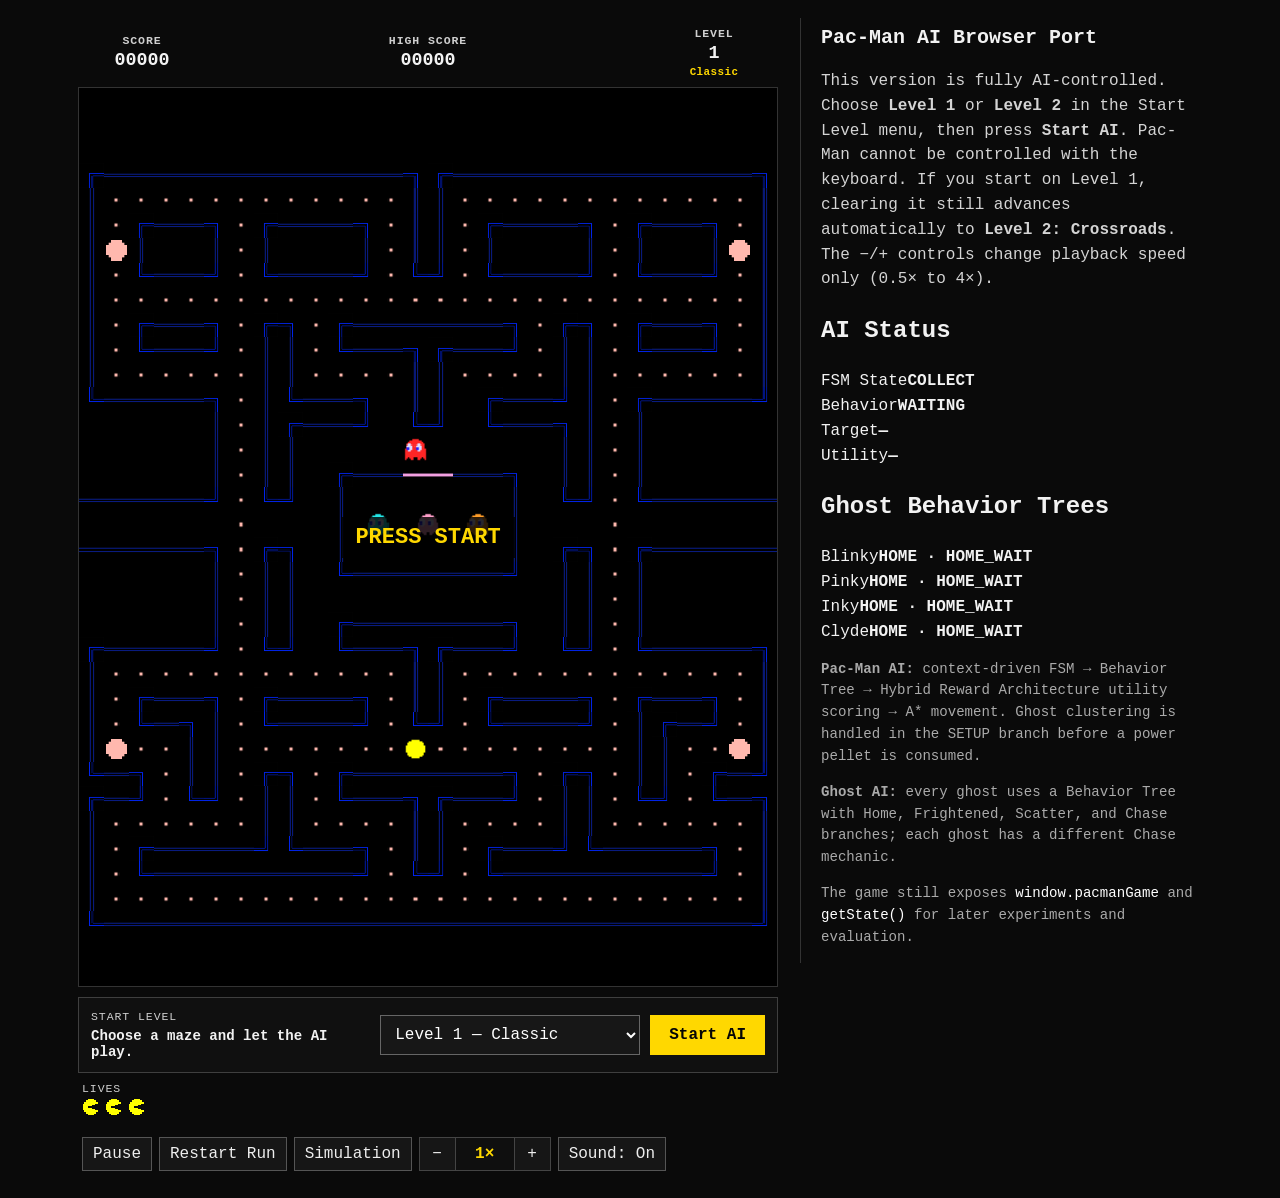
<file: index.html>
<!doctype html>
<html lang="en">
<head>
  <meta charset="utf-8">
  <meta name="viewport" content="width=device-width, initial-scale=1">
  <title>Pac-Man AI — Browser Port</title>
  <link rel="stylesheet" href="style.css">
</head>
<body>
  <main class="page">
    <section class="game-wrap" aria-label="Pac-Man game">
      <header class="hud">
        <div><span class="hud-label">SCORE</span><span id="score">00000</span></div>
        <div><span class="hud-label">HIGH SCORE</span><span id="highScore">00000</span></div>
        <div><span class="hud-label">LEVEL</span><span id="level">1</span><span id="levelName" class="hud-sub">Classic</span></div>
      </header>

      <div class="canvas-wrap">
        <canvas id="game" width="672" height="864" aria-label="Pac-Man maze"></canvas>
        <div id="overlay" class="overlay">
          <div id="overlayText" class="overlay-text">SELECT A LEVEL, THEN START AI</div>
        </div>
      </div>

      <section class="launch-panel" aria-label="Game start options">
        <div class="launch-copy">
          <span class="hud-label">START LEVEL</span>
          <strong>Choose a maze and let the AI play.</strong>
        </div>
        <label class="level-select-wrap" for="startLevelSelect">
          <span class="sr-only">Starting level</span>
          <select id="startLevelSelect" aria-label="Starting level">
            <option value="1">Level 1 — Classic</option>
            <option value="2">Level 2 — Crossroads</option>
          </select>
        </label>
        <button id="startBtn" class="primary-btn" type="button">Start AI</button>
      </section>

      <footer class="game-footer">
        <div class="lives-block">
          <span class="hud-label">LIVES</span>
          <span id="lives" class="lives"></span>
        </div>
        <div class="controls">
          <button id="pauseBtn" type="button">Pause</button>
          <button id="restartBtn" type="button">Restart Run</button>
          <button id="simulationBtn" type="button">Simulation</button>
          <div class="speed-controls" aria-label="Playback speed">
            <button id="speedDownBtn" type="button" aria-label="Decrease playback speed">−</button>
            <span id="speedLabel" class="speed-label" aria-live="polite">1×</span>
            <button id="speedUpBtn" type="button" aria-label="Increase playback speed">+</button>
          </div>
          <button id="muteBtn" type="button">Sound: On</button>
        </div>
      </footer>
    </section>

    <aside class="info">
      <h1>Pac-Man AI Browser Port</h1>
      <p>This version is fully AI-controlled. Choose <strong>Level 1</strong> or <strong>Level 2</strong> in the Start Level menu, then press <strong>Start AI</strong>. Pac-Man cannot be controlled with the keyboard. If you start on Level 1, clearing it still advances automatically to <strong>Level 2: Crossroads</strong>. The −/+ controls change playback speed only (0.5× to 4×).</p>

      <div class="ai-status" aria-live="polite">
        <h2>AI Status</h2>
        <div><span>FSM State</span><strong id="aiState">COLLECT</strong></div>
        <div><span>Behavior</span><strong id="aiBehavior">WAITING</strong></div>
        <div><span>Target</span><strong id="aiTarget">—</strong></div>
        <div><span>Utility</span><strong id="aiUtility">—</strong></div>
      </div>

      <div class="ai-status ghost-status" aria-live="polite">
        <h2>Ghost Behavior Trees</h2>
        <div><span>Blinky</span><strong id="ghostBlinky">HOME_WAIT</strong></div>
        <div><span>Pinky</span><strong id="ghostPinky">HOME_WAIT</strong></div>
        <div><span>Inky</span><strong id="ghostInky">HOME_WAIT</strong></div>
        <div><span>Clyde</span><strong id="ghostClyde">HOME_WAIT</strong></div>
      </div>

      <p class="small"><strong>Pac-Man AI:</strong> context-driven FSM → Behavior Tree → Hybrid Reward Architecture utility scoring → A* movement. Ghost clustering is handled in the SETUP branch before a power pellet is consumed.</p>
      <p class="small"><strong>Ghost AI:</strong> every ghost uses a Behavior Tree with Home, Frightened, Scatter, and Chase branches; each ghost has a different Chase mechanic.</p>
      <p class="small">The game still exposes <code>window.pacmanGame</code> and <code>getState()</code> for later experiments and evaluation.</p>
    </aside>
  </main>

  <section id="simulationPanel" class="simulation-panel hidden" aria-labelledby="simulationTitle">
    <div class="simulation-head">
      <div>
        <h2 id="simulationTitle">Simulation</h2>
        <p>Run the Pac-Man AI invisibly on Level 1 and Level 2. Each level is simulated independently with 3 lives so the score distributions are directly comparable.</p>
      </div>
      <button id="simulationCloseBtn" type="button">Close</button>
    </div>

    <div class="simulation-controls">
      <label for="simulationCount">Runs per level</label>
      <select id="simulationCount">
        <option value="100">100</option>
        <option value="500">500</option>
        <option value="1000">1,000</option>
      </select>
      <button id="simulationRunBtn" type="button">Run Simulations</button>
      <button id="simulationCancelBtn" type="button" disabled>Cancel</button>
    </div>

    <div class="simulation-progress-wrap">
      <div id="simulationProgressText" aria-live="polite">Ready.</div>
      <progress id="simulationProgress" value="0" max="1"></progress>
    </div>

    <div id="simulationResults" class="simulation-results hidden">
      <article class="hist-card">
        <h3>Level 1 Score Distribution</h3>
        <div class="sim-stats">
          <div><span>Average</span><strong id="simL1Avg">—</strong></div>
          <div><span>Low</span><strong id="simL1Low">—</strong></div>
          <div><span>Max</span><strong id="simL1Max">—</strong></div>
          <div><span>Cleared</span><strong id="simL1Clear">—</strong></div>
        </div>
        <canvas id="simL1Histogram" width="720" height="300" aria-label="Histogram of Level 1 simulation scores"></canvas>
      </article>

      <article class="hist-card">
        <h3>Level 2 Score Distribution</h3>
        <div class="sim-stats">
          <div><span>Average</span><strong id="simL2Avg">—</strong></div>
          <div><span>Low</span><strong id="simL2Low">—</strong></div>
          <div><span>Max</span><strong id="simL2Max">—</strong></div>
          <div><span>Cleared</span><strong id="simL2Clear">—</strong></div>
        </div>
        <canvas id="simL2Histogram" width="720" height="300" aria-label="Histogram of Level 2 simulation scores"></canvas>
      </article>
    </div>
  </section>

  <script src="game.js"></script>
  <script src="ai.js"></script>
  <script src="simulation.js"></script>
</body>
</html>
</file>
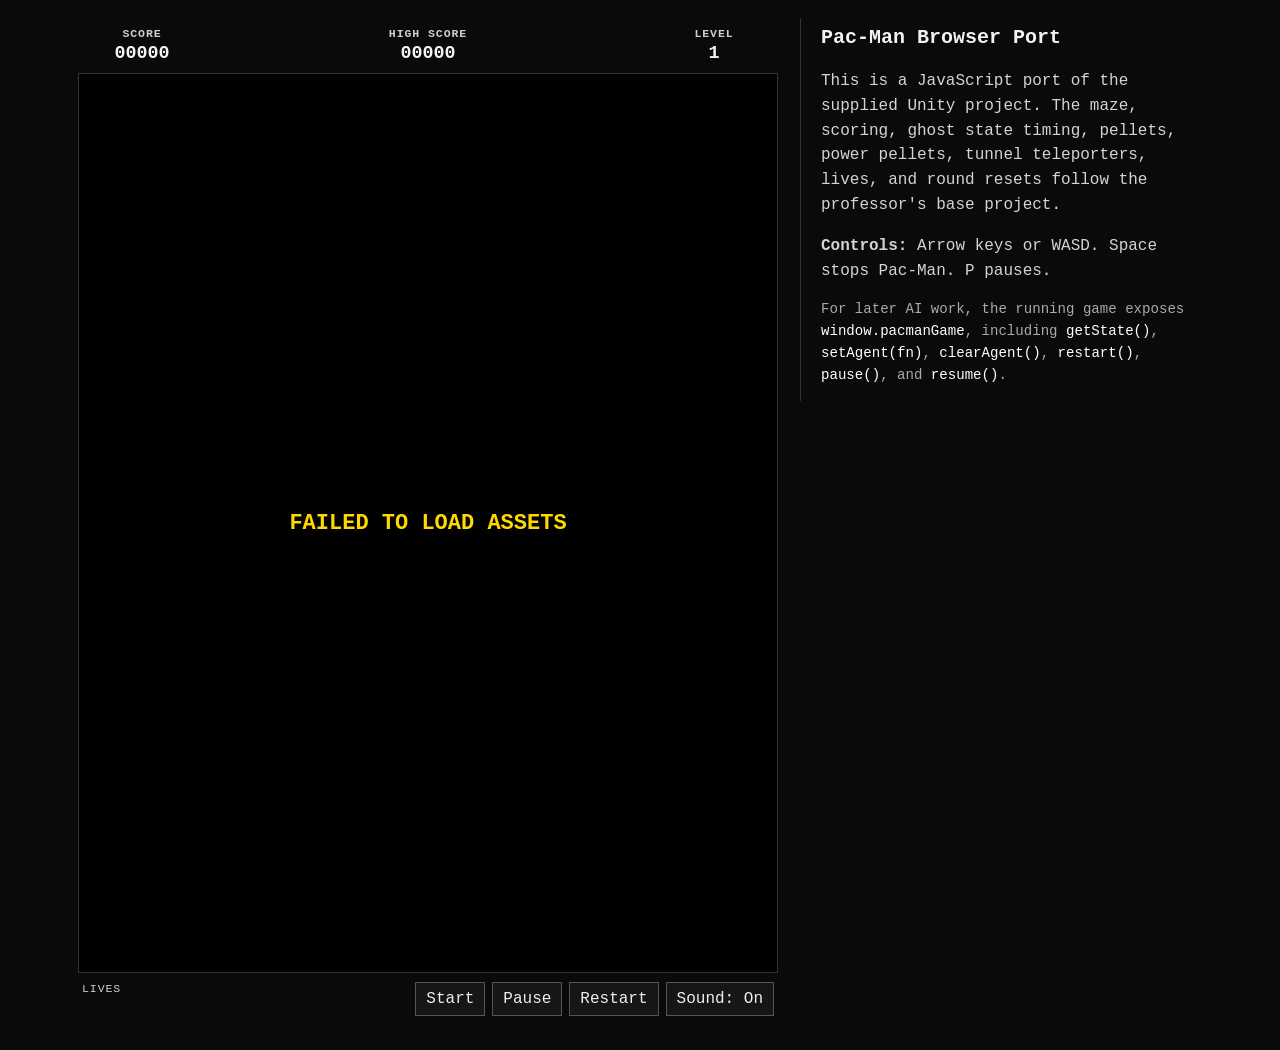
<file: index.pre_ai.html>
<!doctype html>
<html lang="en">
<head>
  <meta charset="utf-8">
  <meta name="viewport" content="width=device-width, initial-scale=1">
  <title>Pac-Man — Unity Port</title>
  <link rel="stylesheet" href="style.css">
</head>
<body>
  <main class="page">
    <section class="game-wrap" aria-label="Pac-Man game">
      <header class="hud">
        <div><span class="hud-label">SCORE</span><span id="score">00000</span></div>
        <div><span class="hud-label">HIGH SCORE</span><span id="highScore">00000</span></div>
        <div><span class="hud-label">LEVEL</span><span id="level">1</span></div>
      </header>

      <div class="canvas-wrap">
        <canvas id="game" width="672" height="864" aria-label="Pac-Man maze"></canvas>
        <div id="overlay" class="overlay">
          <div id="overlayText" class="overlay-text">PRESS START</div>
        </div>
      </div>

      <footer class="game-footer">
        <div class="lives-block">
          <span class="hud-label">LIVES</span>
          <span id="lives" class="lives"></span>
        </div>
        <div class="controls">
          <button id="startBtn" type="button">Start</button>
          <button id="pauseBtn" type="button">Pause</button>
          <button id="restartBtn" type="button">Restart</button>
          <button id="muteBtn" type="button">Sound: On</button>
        </div>
      </footer>
    </section>

    <aside class="info">
      <h1>Pac-Man Browser Port</h1>
      <p>This is a JavaScript port of the supplied Unity project. The maze, scoring, ghost state timing, pellets, power pellets, tunnel teleporters, lives, and round resets follow the professor's base project.</p>
      <p><strong>Controls:</strong> Arrow keys or WASD. Space stops Pac-Man. P pauses.</p>
      <p class="small">For later AI work, the running game exposes <code>window.pacmanGame</code>, including <code>getState()</code>, <code>setAgent(fn)</code>, <code>clearAgent()</code>, <code>restart()</code>, <code>pause()</code>, and <code>resume()</code>.</p>
    </aside>
  </main>

  <script src="game.js"></script>
</body>
</html>
</file>
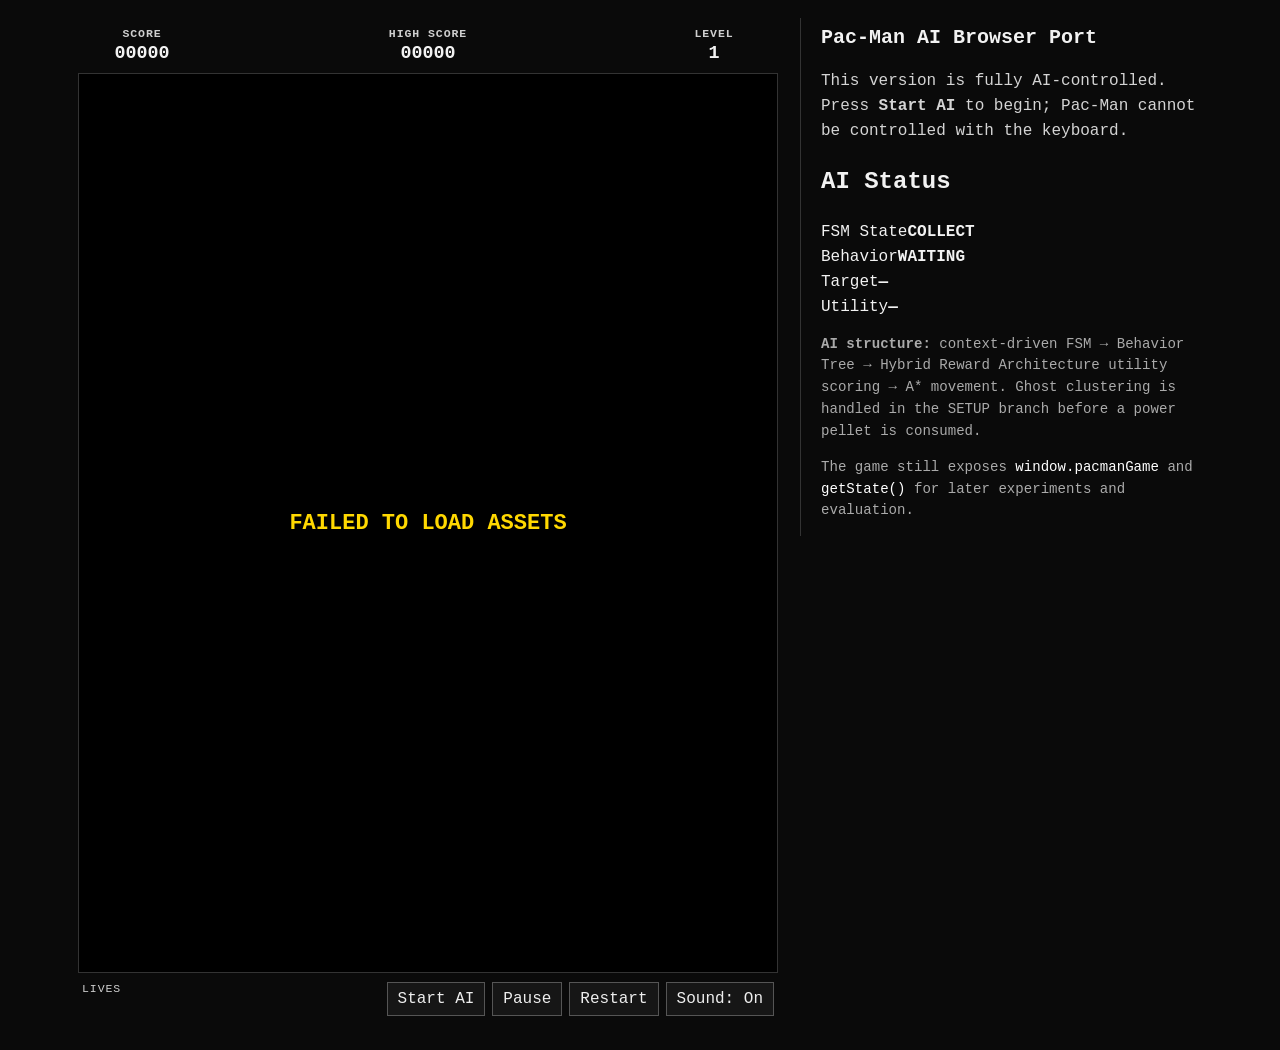
<file: index.pre_ghost_bt.html>
<!doctype html>
<html lang="en">
<head>
  <meta charset="utf-8">
  <meta name="viewport" content="width=device-width, initial-scale=1">
  <title>Pac-Man AI — Browser Port</title>
  <link rel="stylesheet" href="style.css">
</head>
<body>
  <main class="page">
    <section class="game-wrap" aria-label="Pac-Man game">
      <header class="hud">
        <div><span class="hud-label">SCORE</span><span id="score">00000</span></div>
        <div><span class="hud-label">HIGH SCORE</span><span id="highScore">00000</span></div>
        <div><span class="hud-label">LEVEL</span><span id="level">1</span></div>
      </header>

      <div class="canvas-wrap">
        <canvas id="game" width="672" height="864" aria-label="Pac-Man maze"></canvas>
        <div id="overlay" class="overlay">
          <div id="overlayText" class="overlay-text">PRESS START</div>
        </div>
      </div>

      <footer class="game-footer">
        <div class="lives-block">
          <span class="hud-label">LIVES</span>
          <span id="lives" class="lives"></span>
        </div>
        <div class="controls">
          <button id="startBtn" type="button">Start AI</button>
          <button id="pauseBtn" type="button">Pause</button>
          <button id="restartBtn" type="button">Restart</button>
          <button id="muteBtn" type="button">Sound: On</button>
        </div>
      </footer>
    </section>

    <aside class="info">
      <h1>Pac-Man AI Browser Port</h1>
      <p>This version is fully AI-controlled. Press <strong>Start AI</strong> to begin; Pac-Man cannot be controlled with the keyboard.</p>

      <div class="ai-status" aria-live="polite">
        <h2>AI Status</h2>
        <div><span>FSM State</span><strong id="aiState">COLLECT</strong></div>
        <div><span>Behavior</span><strong id="aiBehavior">WAITING</strong></div>
        <div><span>Target</span><strong id="aiTarget">—</strong></div>
        <div><span>Utility</span><strong id="aiUtility">—</strong></div>
      </div>

      <p class="small"><strong>AI structure:</strong> context-driven FSM → Behavior Tree → Hybrid Reward Architecture utility scoring → A* movement. Ghost clustering is handled in the SETUP branch before a power pellet is consumed.</p>
      <p class="small">The game still exposes <code>window.pacmanGame</code> and <code>getState()</code> for later experiments and evaluation.</p>
    </aside>
  </main>

  <script src="game.js"></script>
  <script src="ai.js"></script>
</body>
</html>
</file>
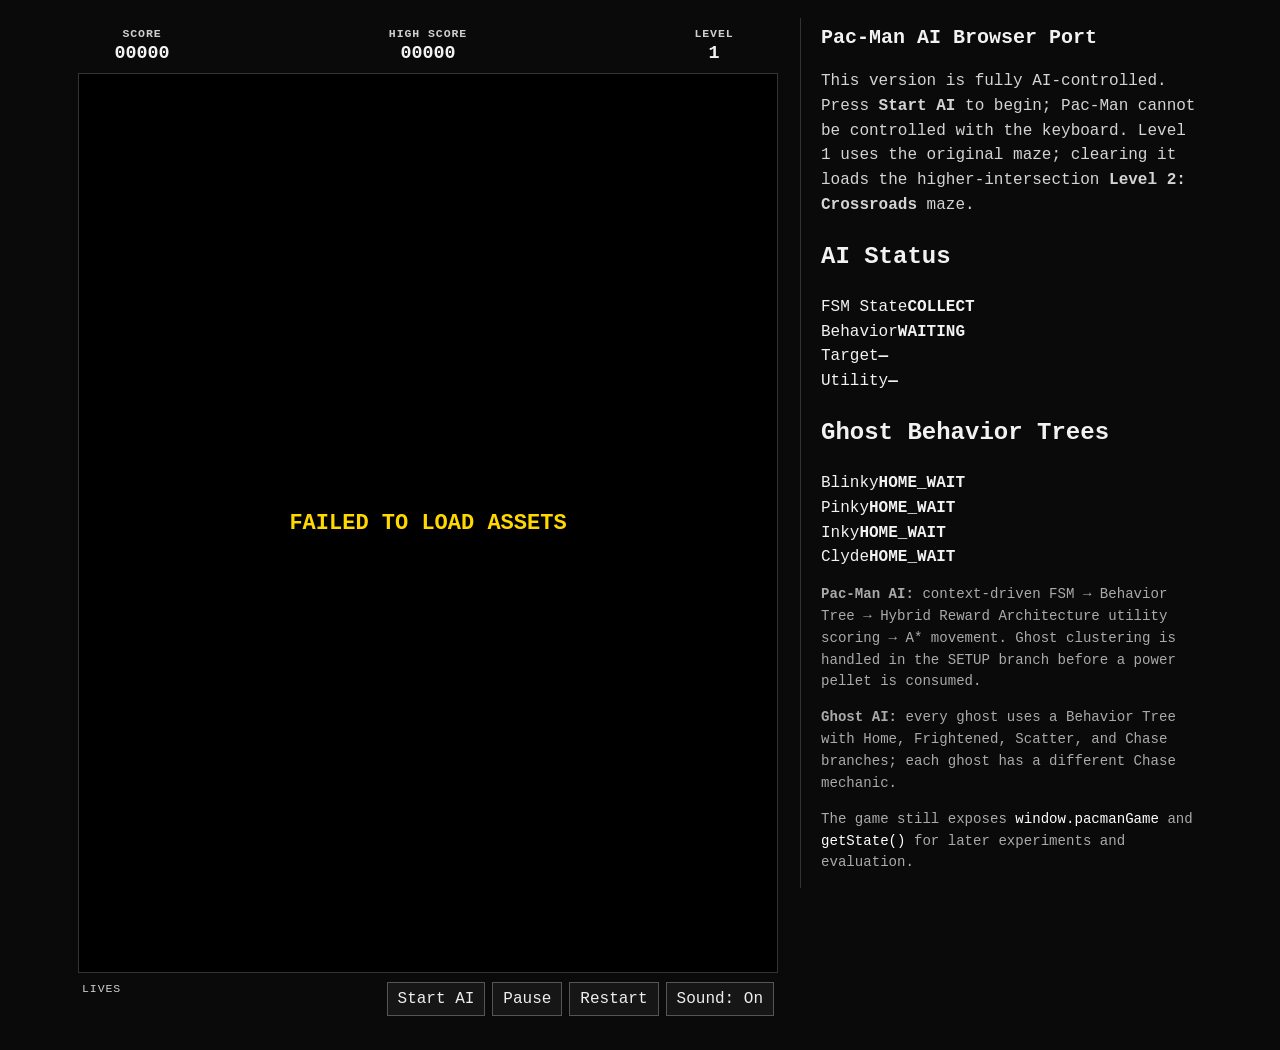
<file: index.pre_v19.html>
<!doctype html>
<html lang="en">
<head>
  <meta charset="utf-8">
  <meta name="viewport" content="width=device-width, initial-scale=1">
  <title>Pac-Man AI — Browser Port</title>
  <link rel="stylesheet" href="style.css">
</head>
<body>
  <main class="page">
    <section class="game-wrap" aria-label="Pac-Man game">
      <header class="hud">
        <div><span class="hud-label">SCORE</span><span id="score">00000</span></div>
        <div><span class="hud-label">HIGH SCORE</span><span id="highScore">00000</span></div>
        <div><span class="hud-label">LEVEL</span><span id="level">1</span></div>
      </header>

      <div class="canvas-wrap">
        <canvas id="game" width="672" height="864" aria-label="Pac-Man maze"></canvas>
        <div id="overlay" class="overlay">
          <div id="overlayText" class="overlay-text">PRESS START</div>
        </div>
      </div>

      <footer class="game-footer">
        <div class="lives-block">
          <span class="hud-label">LIVES</span>
          <span id="lives" class="lives"></span>
        </div>
        <div class="controls">
          <button id="startBtn" type="button">Start AI</button>
          <button id="pauseBtn" type="button">Pause</button>
          <button id="restartBtn" type="button">Restart</button>
          <button id="muteBtn" type="button">Sound: On</button>
        </div>
      </footer>
    </section>

    <aside class="info">
      <h1>Pac-Man AI Browser Port</h1>
      <p>This version is fully AI-controlled. Press <strong>Start AI</strong> to begin; Pac-Man cannot be controlled with the keyboard. Level 1 uses the original maze; clearing it loads the higher-intersection <strong>Level 2: Crossroads</strong> maze.</p>

      <div class="ai-status" aria-live="polite">
        <h2>AI Status</h2>
        <div><span>FSM State</span><strong id="aiState">COLLECT</strong></div>
        <div><span>Behavior</span><strong id="aiBehavior">WAITING</strong></div>
        <div><span>Target</span><strong id="aiTarget">—</strong></div>
        <div><span>Utility</span><strong id="aiUtility">—</strong></div>
      </div>

      <div class="ai-status ghost-status" aria-live="polite">
        <h2>Ghost Behavior Trees</h2>
        <div><span>Blinky</span><strong id="ghostBlinky">HOME_WAIT</strong></div>
        <div><span>Pinky</span><strong id="ghostPinky">HOME_WAIT</strong></div>
        <div><span>Inky</span><strong id="ghostInky">HOME_WAIT</strong></div>
        <div><span>Clyde</span><strong id="ghostClyde">HOME_WAIT</strong></div>
      </div>

      <p class="small"><strong>Pac-Man AI:</strong> context-driven FSM → Behavior Tree → Hybrid Reward Architecture utility scoring → A* movement. Ghost clustering is handled in the SETUP branch before a power pellet is consumed.</p>
      <p class="small"><strong>Ghost AI:</strong> every ghost uses a Behavior Tree with Home, Frightened, Scatter, and Chase branches; each ghost has a different Chase mechanic.</p>
      <p class="small">The game still exposes <code>window.pacmanGame</code> and <code>getState()</code> for later experiments and evaluation.</p>
    </aside>
  </main>

  <script src="game.js"></script>
  <script src="ai.js"></script>
</body>
</html>
</file>
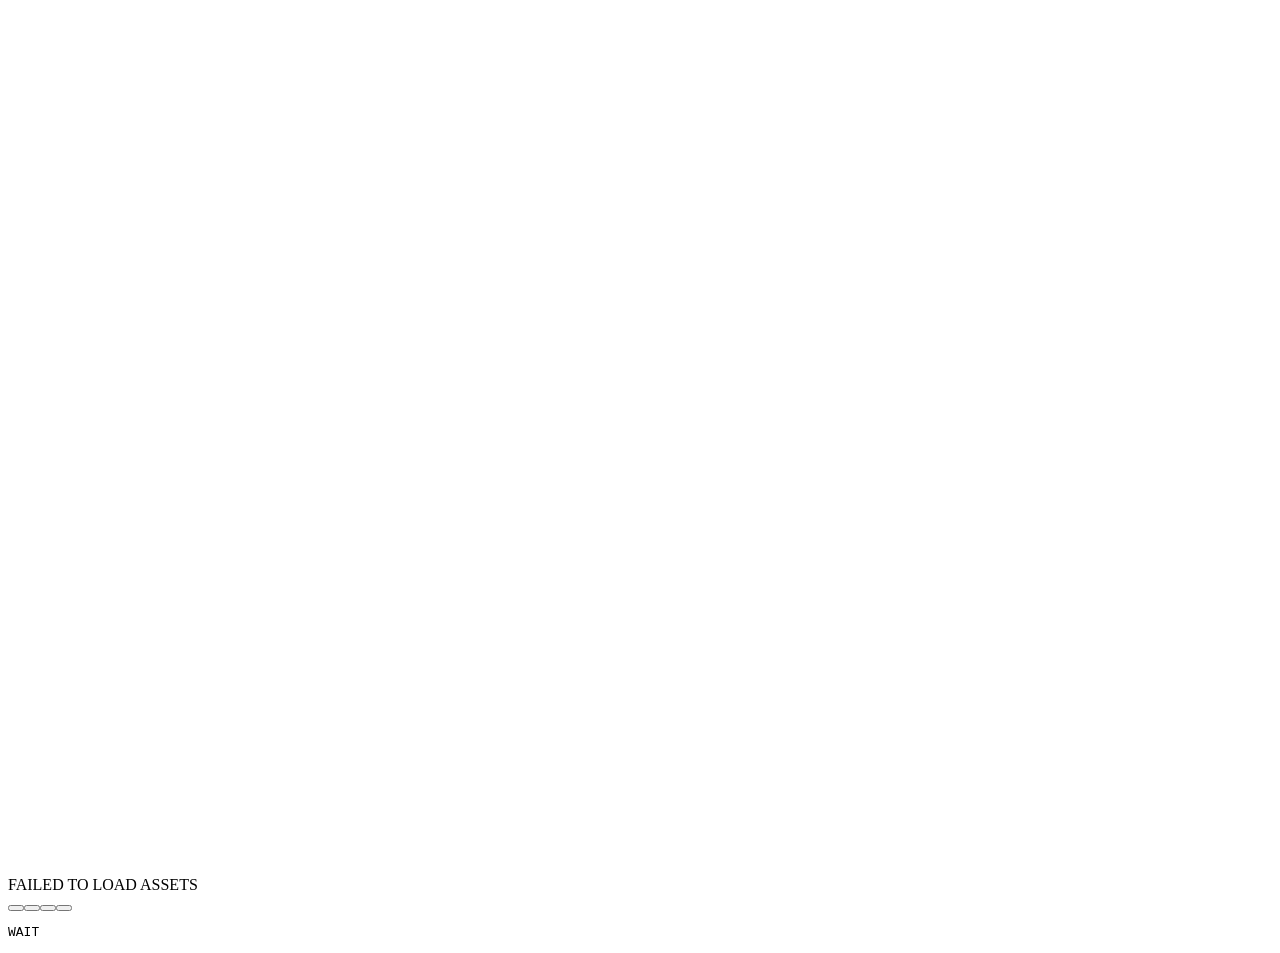
<file: test_power.html>
<!doctype html><html><body><canvas id="game" width="800" height="800"></canvas><div id="overlayText"></div>
<div id="score"></div><div id="lives"></div><div id="level"></div>
<button id="startBtn"></button><button id="pauseBtn"></button><button id="restartBtn"></button><button id="muteBtn"></button>
<div id="aiState"></div><div id="aiBehavior"></div><div id="aiTarget"></div><div id="aiUtility"></div>
<div id="ghostBlinky"></div><div id="ghostPinky"></div><div id="ghostInky"></div><div id="ghostClyde"></div>
<pre id="result">WAIT</pre>
<script src="game.js"></script><script src="ai.js"></script>
<script>
(async()=>{
 for(let i=0;i<100 && !window.pacmanGame;i++) await new Promise(r=>setTimeout(r,25));
 const g=window.pacmanGame;
 if(!g){document.getElementById('result').textContent='NO_GAME';return;}
 const p=[...g.grid.pellets.values()].find(x=>x.type==='power');
 g.pacman.enabled=true; g.pacman.x=p.x; g.pacman.y=p.y;
 const gh=g.ghosts[0]; gh.enabled=true; gh.x=p.x+3; gh.y=p.y; gh.leavingHome=null; gh.eatenEyes=false; gh.setState('Chasing', true);
 g.tryEatPellet();
 const f=g.aiController.features();
 const state=g.aiController.fsm.choose(f);
 document.getElementById('result').textContent=JSON.stringify({pelletEaten:p.eaten,remaining:g.maxPellets,fright:g.frightenedTimeRemaining(),ghostState:gh.state,fsm:state});
})();
</script></body></html>
</file>
<file: style.css>
:root {
  color-scheme: dark;
  font-family: "Courier New", Courier, monospace;
  background: #0a0a0a;
  color: #f2f2f2;
}

* { box-sizing: border-box; }

body {
  margin: 0;
  min-height: 100vh;
  background: #0a0a0a;
}

button, input, select { font: inherit; }

.page {
  width: min(1160px, 100%);
  margin: 0 auto;
  padding: 18px;
  display: grid;
  grid-template-columns: minmax(420px, 700px) minmax(240px, 1fr);
  gap: 22px;
  align-items: start;
}

.game-wrap {
  width: 100%;
  max-width: 700px;
  margin: 0 auto;
}

.hud, .game-footer {
  display: flex;
  justify-content: space-between;
  align-items: center;
  gap: 16px;
  padding: 9px 4px;
}

.hud > div {
  min-width: 120px;
  display: flex;
  flex-direction: column;
  align-items: center;
  font-weight: 700;
  font-size: 1.15rem;
}

.hud-label {
  display: block;
  font-size: 0.72rem;
  letter-spacing: 0.08em;
  color: #cfcfcf;
  margin-bottom: 3px;
}

.canvas-wrap {
  position: relative;
  width: 100%;
  background: #000;
  border: 1px solid #333;
  aspect-ratio: 28 / 36;
  overflow: hidden;
}

#game {
  width: 100%;
  height: 100%;
  display: block;
  background: #000;
  image-rendering: pixelated;
  image-rendering: crisp-edges;
}

.overlay {
  position: absolute;
  inset: 0;
  display: grid;
  place-items: center;
  pointer-events: none;
}

.overlay.hidden { display: none; }

.overlay-text {
  color: #ffd800;
  background: rgba(0, 0, 0, 0.82);
  padding: 8px 14px;
  font-weight: 700;
  font-size: clamp(14px, 2.4vw, 22px);
  text-align: center;
}

.game-footer {
  align-items: flex-start;
  flex-wrap: wrap;
}

.lives-block { min-width: 120px; }
.lives { display: inline-flex; gap: 5px; min-height: 20px; }
.life-icon {
  width: 18px;
  height: 18px;
  object-fit: contain;
  image-rendering: pixelated;
}

.controls {
  display: flex;
  gap: 7px;
  flex-wrap: wrap;
  justify-content: flex-end;
}

button {
  color: #eee;
  background: #161616;
  border: 1px solid #555;
  padding: 7px 10px;
  cursor: pointer;
}

button:hover, button:focus-visible {
  border-color: #eee;
  outline: none;
}

.speed-controls {
  display: inline-flex;
  align-items: center;
  border: 1px solid #444;
  background: #0f0f0f;
}

.speed-controls button {
  border: 0;
  min-width: 36px;
  padding: 7px 9px;
}

.speed-controls button:first-child { border-right: 1px solid #444; }
.speed-controls button:last-child { border-left: 1px solid #444; }

.speed-label {
  min-width: 58px;
  padding: 0 8px;
  text-align: center;
  font-weight: 700;
  color: #ffd800;
}

button:disabled {
  opacity: 0.35;
  cursor: default;
  border-color: #444;
}

.info {
  border-left: 1px solid #333;
  padding-left: 20px;
  line-height: 1.55;
}

.info h1 {
  font-size: 1.25rem;
  margin: 4px 0 14px;
}

.info p { color: #d4d4d4; }
.info .small { font-size: 0.88rem; color: #aaa; }
code { color: #fff; }

@media (max-width: 860px) {
  .page { grid-template-columns: 1fr; }
  .info {
    border-left: 0;
    border-top: 1px solid #333;
    padding: 16px 0 0;
  }
}

.hidden { display: none !important; }

.simulation-panel {
  width: min(1160px, calc(100% - 36px));
  margin: 4px auto 28px;
  padding: 18px;
  border: 1px solid #333;
  background: #0d0d0d;
}

.simulation-head {
  display: flex;
  justify-content: space-between;
  gap: 18px;
  align-items: flex-start;
}
.simulation-head h2 { margin: 0 0 6px; color: #ffd800; }
.simulation-head p { margin: 0; color: #bbb; max-width: 820px; }
.simulation-controls {
  display: flex;
  flex-wrap: wrap;
  align-items: center;
  gap: 10px;
  margin: 18px 0 12px;
}
.simulation-controls select {
  color: #eee;
  background: #161616;
  border: 1px solid #555;
  padding: 7px 10px;
}
.simulation-progress-wrap { margin: 8px 0 18px; }
#simulationProgress { width: 100%; height: 16px; margin-top: 6px; }
.simulation-results {
  display: grid;
  grid-template-columns: 1fr 1fr;
  gap: 18px;
}
.hist-card {
  min-width: 0;
  border: 1px solid #333;
  padding: 14px;
  background: #080808;
}
.hist-card h3 { margin: 0 0 12px; font-size: 1rem; }
.sim-stats {
  display: grid;
  grid-template-columns: repeat(4, 1fr);
  gap: 8px;
  margin-bottom: 10px;
}
.sim-stats > div {
  border: 1px solid #2f2f2f;
  padding: 8px;
  text-align: center;
}
.sim-stats span { display: block; color: #999; font-size: 0.72rem; margin-bottom: 3px; }
.sim-stats strong { color: #fff; }
.hist-card canvas {
  display: block;
  width: 100%;
  height: auto;
  background: #050505;
  border: 1px solid #222;
}

@media (max-width: 860px) {
  .simulation-results { grid-template-columns: 1fr; }
  .simulation-panel { width: calc(100% - 24px); }
}
@media (max-width: 520px) {
  .sim-stats { grid-template-columns: 1fr 1fr; }
  .simulation-head { flex-direction: column; }
}

/* v25: clearer startup flow. AI/gameplay logic is unchanged. */
.hud-sub {
  display: block;
  margin-top: 2px;
  color: #ffd800;
  font-size: 0.68rem;
  font-weight: 700;
  letter-spacing: 0.04em;
}

.launch-panel {
  display: grid;
  grid-template-columns: minmax(170px, 1fr) minmax(190px, 260px) auto;
  gap: 10px;
  align-items: center;
  padding: 12px;
  margin-top: 10px;
  border: 1px solid #3f3f3f;
  background: #101010;
}

.launch-copy {
  min-width: 0;
  display: flex;
  flex-direction: column;
  gap: 2px;
}
.launch-copy strong {
  font-size: 0.88rem;
  color: #f2f2f2;
}

.level-select-wrap { min-width: 0; }
#startLevelSelect {
  width: 100%;
  min-height: 40px;
  color: #fff;
  background: #171717;
  border: 1px solid #666;
  padding: 8px 34px 8px 10px;
  cursor: pointer;
}
#startLevelSelect:focus-visible {
  outline: 2px solid #ffd800;
  outline-offset: 2px;
}

.primary-btn {
  min-height: 40px;
  padding-inline: 18px;
  color: #050505;
  background: #ffd800;
  border-color: #ffd800;
  font-weight: 800;
}
.primary-btn:hover, .primary-btn:focus-visible {
  color: #050505;
  background: #ffe74f;
  border-color: #fff1a1;
}

.sr-only {
  position: absolute;
  width: 1px;
  height: 1px;
  padding: 0;
  margin: -1px;
  overflow: hidden;
  clip: rect(0, 0, 0, 0);
  white-space: nowrap;
  border: 0;
}

@media (max-width: 620px) {
  .launch-panel { grid-template-columns: 1fr; }
  .primary-btn, #startLevelSelect { width: 100%; }
}
</file>
